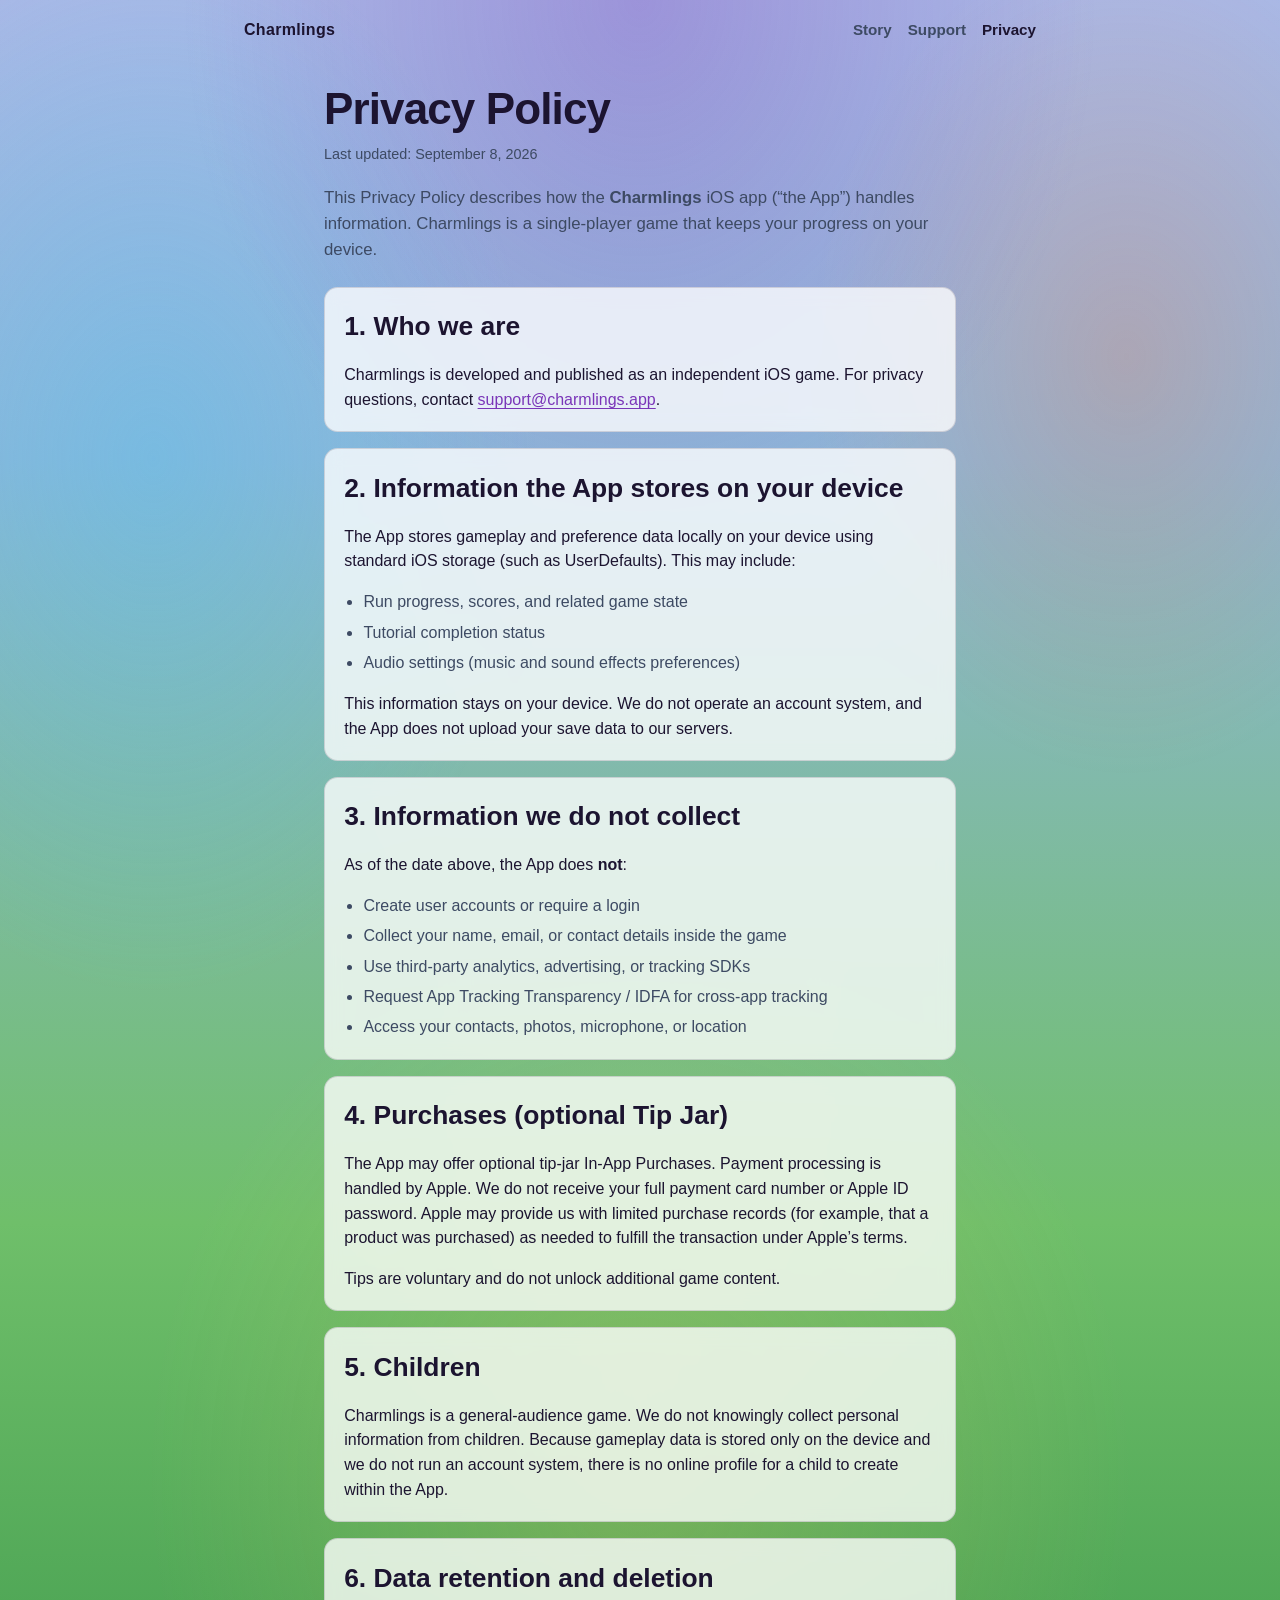
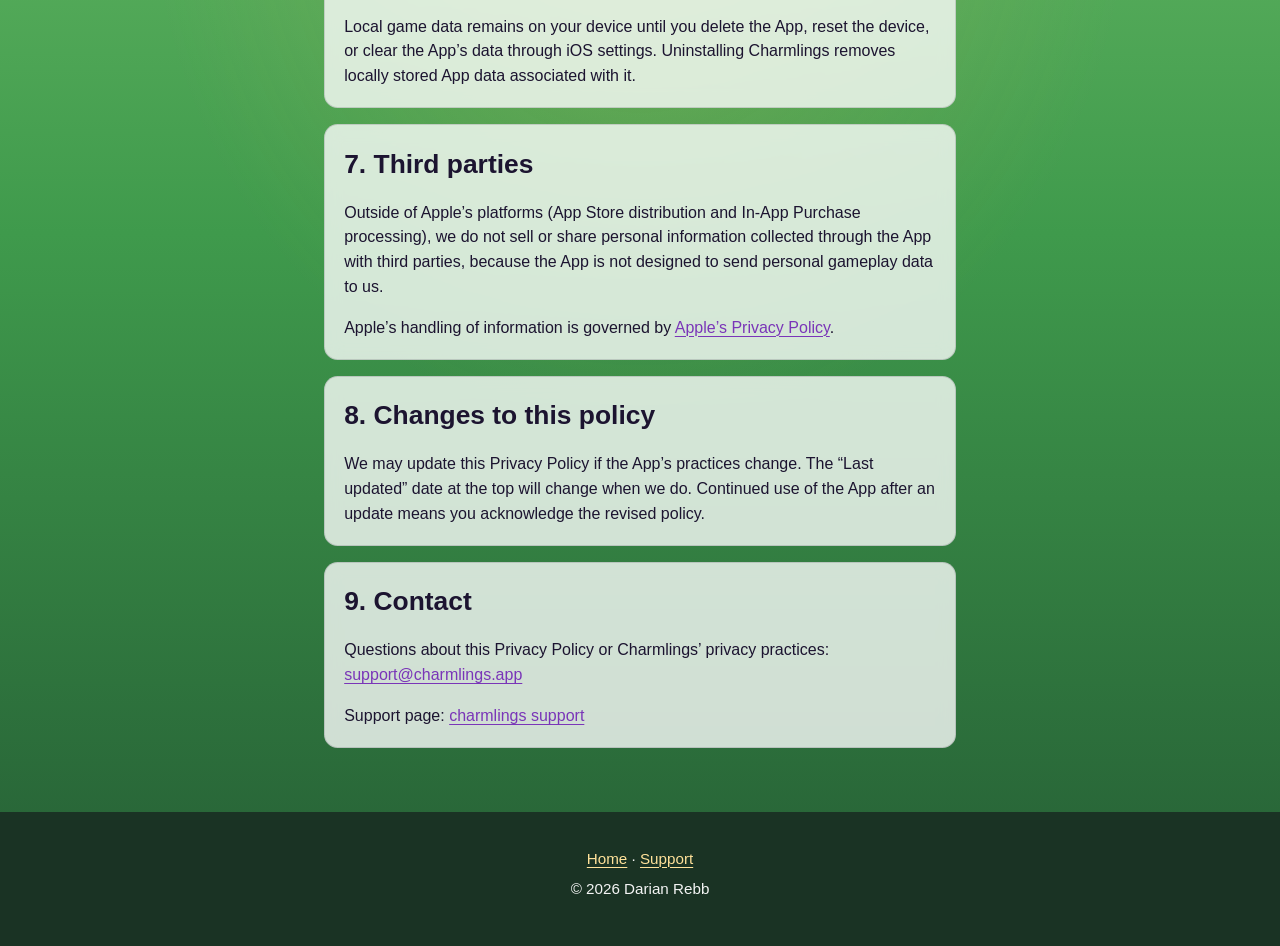
<file: privacy.html>
<!DOCTYPE html>
<html lang="en">
<head>
  <meta charset="utf-8" />
  <meta name="viewport" content="width=device-width, initial-scale=1" />
  <title>Privacy Policy — Charmlings</title>
  <meta name="description" content="Privacy Policy for the Charmlings iOS application." />
  <link rel="preconnect" href="https://fonts.googleapis.com" />
  <link rel="preconnect" href="https://fonts.gstatic.com" crossorigin />
  <link href="https://fonts.googleapis.com/css2?family=Barlow+Condensed:wght@600;700&display=swap" rel="stylesheet" />
  <link rel="stylesheet" href="styles.css" />
</head>
<body>
  <header class="site-header">
    <a class="brand" href="index.html">Charmlings</a>
    <nav>
      <a href="index.html#story">Story</a>
      <a href="support.html">Support</a>
      <a href="privacy.html" aria-current="page">Privacy</a>
    </nav>
  </header>

  <main class="page">
    <h1>Privacy Policy</h1>
    <p class="meta">Last updated: September 8, 2026</p>
    <p class="lede">
      This Privacy Policy describes how the <strong>Charmlings</strong> iOS app
      (“the App”) handles information. Charmlings is a single-player game that
      keeps your progress on your device.
    </p>

    <section class="card">
      <h2>1. Who we are</h2>
      <p>
        Charmlings is developed and published as an independent iOS game.
        For privacy questions, contact
        <a href="mailto:support@charmlings.app">support@charmlings.app</a>.
      </p>
    </section>

    <section class="card">
      <h2>2. Information the App stores on your device</h2>
      <p>
        The App stores gameplay and preference data locally on your device using
        standard iOS storage (such as UserDefaults). This may include:
      </p>
      <ul>
        <li>Run progress, scores, and related game state</li>
        <li>Tutorial completion status</li>
        <li>Audio settings (music and sound effects preferences)</li>
      </ul>
      <p>
        This information stays on your device. We do not operate an account system,
        and the App does not upload your save data to our servers.
      </p>
    </section>

    <section class="card">
      <h2>3. Information we do not collect</h2>
      <p>As of the date above, the App does <strong>not</strong>:</p>
      <ul>
        <li>Create user accounts or require a login</li>
        <li>Collect your name, email, or contact details inside the game</li>
        <li>Use third-party analytics, advertising, or tracking SDKs</li>
        <li>Request App Tracking Transparency / IDFA for cross-app tracking</li>
        <li>Access your contacts, photos, microphone, or location</li>
      </ul>
    </section>

    <section class="card">
      <h2>4. Purchases (optional Tip Jar)</h2>
      <p>
        The App may offer optional tip-jar In-App Purchases. Payment processing is
        handled by Apple. We do not receive your full payment card number or
        Apple ID password. Apple may provide us with limited purchase records
        (for example, that a product was purchased) as needed to fulfill the
        transaction under Apple’s terms.
      </p>
      <p>
        Tips are voluntary and do not unlock additional game content.
      </p>
    </section>

    <section class="card">
      <h2>5. Children</h2>
      <p>
        Charmlings is a general-audience game. We do not knowingly collect
        personal information from children. Because gameplay data is stored only
        on the device and we do not run an account system, there is no online
        profile for a child to create within the App.
      </p>
    </section>

    <section class="card">
      <h2>6. Data retention and deletion</h2>
      <p>
        Local game data remains on your device until you delete the App, reset
        the device, or clear the App’s data through iOS settings. Uninstalling
        Charmlings removes locally stored App data associated with it.
      </p>
    </section>

    <section class="card">
      <h2>7. Third parties</h2>
      <p>
        Outside of Apple’s platforms (App Store distribution and In-App Purchase
        processing), we do not sell or share personal information collected
        through the App with third parties, because the App is not designed to
        send personal gameplay data to us.
      </p>
      <p>
        Apple’s handling of information is governed by
        <a href="https://www.apple.com/legal/privacy/" rel="noopener noreferrer">Apple’s Privacy Policy</a>.
      </p>
    </section>

    <section class="card">
      <h2>8. Changes to this policy</h2>
      <p>
        We may update this Privacy Policy if the App’s practices change. The
        “Last updated” date at the top will change when we do. Continued use of
        the App after an update means you acknowledge the revised policy.
      </p>
    </section>

    <section class="card">
      <h2>9. Contact</h2>
      <p>
        Questions about this Privacy Policy or Charmlings’ privacy practices:
        <a href="mailto:support@charmlings.app">support@charmlings.app</a>
      </p>
      <p>
        Support page: <a href="support.html">charmlings support</a>
      </p>
    </section>
  </main>

  <footer class="site-footer">
    <p><a href="index.html">Home</a> · <a href="support.html">Support</a></p>
    <p>© 2026 Darian Rebb</p>
  </footer>
</body>
</html>
</file>
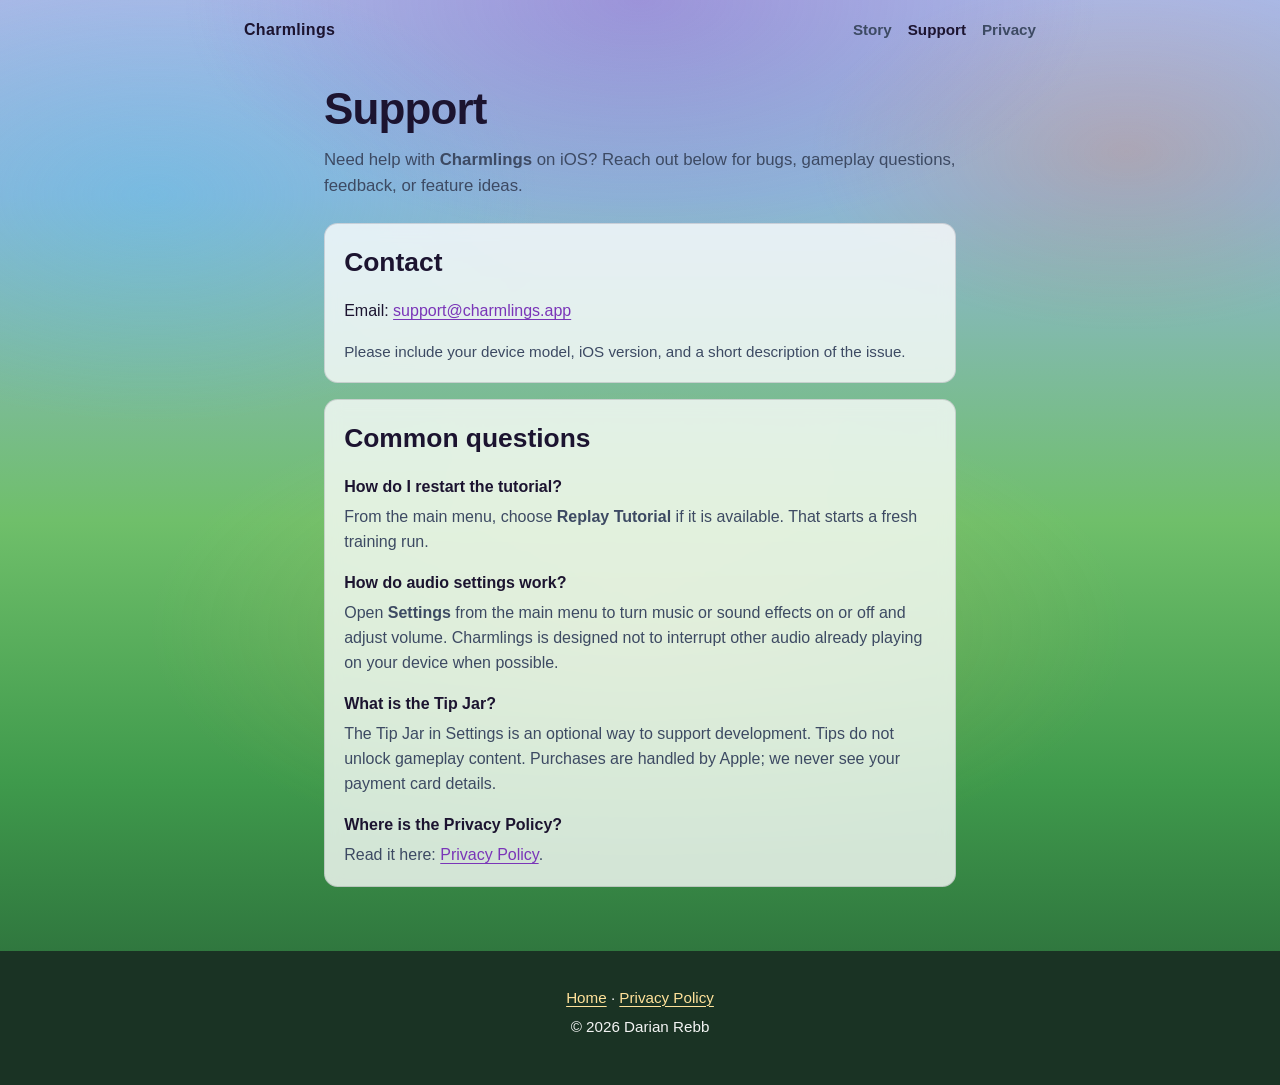
<file: support.html>
<!DOCTYPE html>
<html lang="en">
<head>
  <meta charset="utf-8" />
  <meta name="viewport" content="width=device-width, initial-scale=1" />
  <title>Support — Charmlings</title>
  <meta name="description" content="Get help with Charmlings for iOS. Contact the developer for issues, feedback, and feature requests." />
  <link rel="preconnect" href="https://fonts.googleapis.com" />
  <link rel="preconnect" href="https://fonts.gstatic.com" crossorigin />
  <link href="https://fonts.googleapis.com/css2?family=Barlow+Condensed:wght@600;700&display=swap" rel="stylesheet" />
  <link rel="stylesheet" href="styles.css" />
</head>
<body>
  <header class="site-header">
    <a class="brand" href="index.html">Charmlings</a>
    <nav>
      <a href="index.html#story">Story</a>
      <a href="support.html" aria-current="page">Support</a>
      <a href="privacy.html">Privacy</a>
    </nav>
  </header>

  <main class="page">
    <h1>Support</h1>
    <p class="lede">
      Need help with <strong>Charmlings</strong> on iOS? Reach out below for bugs,
      gameplay questions, feedback, or feature ideas.
    </p>

    <section class="card" id="contact">
      <h2>Contact</h2>
      <p>
        Email:
        <a href="mailto:support@charmlings.app">support@charmlings.app</a>
      </p>
      <p class="note">
        Please include your device model, iOS version, and a short description of
        the issue. 
      </p>
    </section>

    <section class="card">
      <h2>Common questions</h2>
      <dl class="faq">
        <dt>How do I restart the tutorial?</dt>
        <dd>
          From the main menu, choose <strong>Replay Tutorial</strong> if it is
          available. That starts a fresh training run.
        </dd>

        <dt>How do audio settings work?</dt>
        <dd>
          Open <strong>Settings</strong> from the main menu to turn music or sound
          effects on or off and adjust volume. Charmlings is designed not to
          interrupt other audio already playing on your device when possible.
        </dd>

        <dt>What is the Tip Jar?</dt>
        <dd>
          The Tip Jar in Settings is an optional way to support development. Tips
          do not unlock gameplay content. Purchases are handled by Apple; we never
          see your payment card details.
        </dd>

        <dt>Where is the Privacy Policy?</dt>
        <dd>
          Read it here: <a href="privacy.html">Privacy Policy</a>.
        </dd>
      </dl>
    </section>
  </main>

  <footer class="site-footer">
    <p><a href="index.html">Home</a> · <a href="privacy.html">Privacy Policy</a></p>
    <p>© 2026 Darian Rebb</p>
  </footer>
</body>
</html>
</file>
<file: styles.css>
:root {
  --bg: #9eb6e0;
  --bg-mid: #3f9a4c;
  --bg-deep: #245c34;
  --ink: #1c1430;
  --muted: #3d4a63;
  --accent: #f0c15a;
  --accent-soft: #ffe29a;
  --accent-ink: #1c1430;
  --brand-purple: #7a35b8;
  --panel: #000000;
  --line: rgba(28, 20, 48, 0.14);
  --card: rgba(255, 255, 255, 0.78);
  --ice: #4fc3f0;
  --fire: #ff6b2d;
  --leaf: #48b85a;
  --wind: #e8e4f7;
  --max: 42rem;
  --comic-max: 28rem;
  --hero-glow: rgba(122, 53, 184, 0.6);
  --sans: "Avenir Next", "Segoe UI", "Helvetica Neue", sans-serif;
  --condensed: "Barlow Condensed", "Avenir Next Condensed", "Segoe UI", sans-serif;
  --header-h: 4.25rem;
}

*,
*::before,
*::after {
  box-sizing: border-box;
}

html {
  -webkit-text-size-adjust: 100%;
  scroll-behavior: smooth;
  overflow-x: clip;
  background-color: #245c34;
}

body {
  margin: 0;
  min-height: 100vh;
  min-height: 100dvh;
  overflow-x: clip;
  font-family: var(--sans);
  color: var(--ink);
  background-color: #245c34;
  background-image:
    radial-gradient(ellipse 65% 40% at 50% 0%, rgba(122, 53, 184, 0.28), transparent 55%),
    radial-gradient(ellipse 50% 35% at 12% 18%, rgba(79, 195, 240, 0.35), transparent 60%),
    radial-gradient(ellipse 45% 30% at 88% 14%, rgba(255, 107, 45, 0.22), transparent 55%),
    radial-gradient(ellipse 70% 40% at 50% 58%, rgba(240, 193, 90, 0.2), transparent 55%),
    linear-gradient(
      180deg,
      #a9b8e6 0%,
      #8eb6d8 18%,
      #6fbf6a 48%,
      #3f9a4c 72%,
      #245c34 100%
    );
  line-height: 1.55;
}

a {
  color: var(--brand-purple);
  text-decoration-thickness: 1px;
  text-underline-offset: 0.18em;
}

a:hover {
  color: var(--ink);
}

.site-header {
  position: relative;
  z-index: 2;
  display: flex;
  align-items: center;
  justify-content: space-between;
  gap: 1rem;
  max-width: 52rem;
  margin: 0 auto;
  padding: 1.1rem 1.25rem;
}

.home .site-header {
  position: absolute;
  top: 0;
  left: 0;
  right: 0;
  max-width: none;
  padding-inline: clamp(1rem, 4vw, 2rem);
}

.brand {
  color: var(--ink);
  font-weight: 700;
  letter-spacing: 0.02em;
  text-decoration: none;
}

.site-header nav {
  display: flex;
  flex-wrap: wrap;
  gap: 1rem;
  justify-content: flex-end;
}

.site-header nav a {
  color: var(--muted);
  text-decoration: none;
  font-size: 0.95rem;
  font-weight: 600;
}

.site-header nav a[aria-current="page"],
.site-header nav a:hover {
  color: var(--ink);
}

.hero-shell {
  position: relative;
  min-height: 100svh;
  display: flex;
  flex-direction: column;
  justify-content: center;
  overflow: hidden;
}

.hero-atmosphere {
  position: absolute;
  inset: 0;
  pointer-events: none;
  z-index: 0;
  overflow: hidden;
}

.hero-atmosphere .wilds-mote {
  top: auto;
  bottom: auto;
  animation-name: wilds-mote-drift;
}

.hero-atmosphere .wilds-mote:nth-child(1) {
  left: 14%;
  top: 18%;
  animation-delay: -1s;
  animation-duration: 9s;
}

.hero-atmosphere .wilds-mote:nth-child(2) {
  left: 32%;
  top: 28%;
  width: 0.38rem;
  height: 0.38rem;
  animation-delay: -3.2s;
  animation-duration: 11s;
}

.hero-atmosphere .wilds-mote:nth-child(3) {
  left: 58%;
  top: 16%;
  animation-delay: -5s;
  animation-duration: 8.5s;
}

.hero-atmosphere .wilds-mote:nth-child(4) {
  left: 74%;
  top: 34%;
  width: 0.22rem;
  height: 0.22rem;
  animation-delay: -2s;
  animation-duration: 10s;
}

.hero-atmosphere .wilds-mote:nth-child(5) {
  left: 88%;
  top: 22%;
  animation-delay: -6.5s;
  animation-duration: 12s;
}

.hero-bg-figure {
  position: absolute;
  left: calc(50% + min(19rem, 36vw));
  right: auto;
  top: auto;
  bottom: 20%;
  transform: none;
  width: min(17vw, 10.5rem);
  height: auto;
  opacity: 1;
  mix-blend-mode: screen;
  pointer-events: none;
  filter: saturate(1.05);
  z-index: 0;
}

.hero-shell::before,
.hero-shell::after {
  content: "";
  position: absolute;
  border-radius: 50%;
  filter: blur(2px);
  pointer-events: none;
  z-index: 0;
}

.hero-shell::before {
  width: min(42vw, 18rem);
  height: min(42vw, 18rem);
  top: 18%;
  left: 8%;
  background: radial-gradient(circle, rgba(79, 195, 240, 0.55), transparent 70%);
  animation: glow-drift 16s ease-in-out infinite alternate;
}

.hero-shell::after {
  width: min(36vw, 15rem);
  height: min(36vw, 15rem);
  right: 6%;
  bottom: 22%;
  background: radial-gradient(circle, rgba(122, 53, 184, 0.4), transparent 70%);
  animation: glow-drift 18s ease-in-out infinite alternate-reverse;
}

.hero-content {
  position: relative;
  z-index: 1;
  width: min(100%, 42rem);
  margin: 0 auto;
  padding: calc(var(--header-h) + 2rem) 1.25rem 4rem;
  text-align: center;
}

.hero-brand {
  display: block;
  width: min(100%, 26rem);
  height: auto;
  margin: 0 auto 1.5rem;
  filter: 
    drop-shadow(0 12px 32px rgba(122, 53, 184, 0.45))
    drop-shadow(0 0 40px var(--hero-glow));
  animation: rise-in 0.9s ease both;
}

.hero-eyebrow {
  display: inline-block;
  margin: 0 0 0.65rem;
  color: var(--brand-purple);
  font-family: var(--condensed);
  font-size: 0.95rem;
  font-weight: 700;
  letter-spacing: 0.06em;
  animation: rise-in 0.9s ease 0.05s both;
}

.hero-content .headline {
  margin: 0 0 0.9rem;
  font-size: clamp(1.35rem, 3.8vw, 1.85rem);
  line-height: 1.25;
  letter-spacing: -0.015em;
  font-weight: 600;
  color: var(--muted);
  animation: rise-in 0.9s ease 0.1s both;
}

.hero-content .lede {
  color: rgba(28, 20, 48, 0.82);
  max-width: 34rem;
  margin: 0 auto 1.75rem;
  font-size: 1.08rem;
  line-height: 1.6;
  font-weight: 500;
  animation: rise-in 0.9s ease 0.18s both;
}

.hero-content .actions {
  justify-content: center;
  animation: rise-in 0.9s ease 0.26s both;
}

.page {
  max-width: var(--max);
  margin: 0 auto;
  padding: 1.5rem 1.25rem 3rem;
}

.eyebrow,
.section-label {
  margin: 0 0 0.5rem;
  color: var(--muted);
  font-family: var(--condensed);
  font-size: 0.95rem;
  font-weight: 600;
  letter-spacing: 0.14em;
  text-transform: uppercase;
}

h1 {
  margin: 0 0 0.75rem;
  font-size: clamp(2rem, 6vw, 2.75rem);
  line-height: 1.15;
  letter-spacing: -0.02em;
}

h2 {
  margin: 0 0 0.65rem;
  font-size: clamp(1.35rem, 3vw, 1.65rem);
  font-weight: 700;
}

.lede {
  margin: 0 0 1.5rem;
  color: var(--muted);
  font-size: 1.05rem;
}

.meta {
  margin: -0.25rem 0 1.25rem;
  color: var(--muted);
  font-size: 0.9rem;
}

.actions {
  display: flex;
  flex-wrap: wrap;
  gap: 0.75rem;
}

.button {
  display: inline-flex;
  align-items: center;
  justify-content: center;
  min-height: 2.85rem;
  padding: 0.7rem 1.4rem;
  border: 1px solid rgba(28, 20, 48, 0.2);
  border-radius: 0.55rem;
  color: var(--ink);
  background: rgba(255, 255, 255, 0.72);
  font-weight: 700;
  font-size: 0.98rem;
  text-decoration: none;
  transition: transform 0.25s ease, box-shadow 0.25s ease, background 0.25s ease;
}

.button.primary {
  border-color: transparent;
  color: var(--accent-ink);
  background: linear-gradient(135deg, var(--accent), #ffd36a);
  box-shadow: 0 6px 18px rgba(240, 193, 90, 0.35);
}

.button:hover {
  color: var(--ink);
  background: #fff;
  transform: translateY(-1px);
}

.button.primary:hover {
  color: var(--accent-ink);
  box-shadow: 0 8px 22px rgba(240, 193, 90, 0.45);
}

.page .button {
  background: rgba(255, 255, 255, 0.72);
}

.gameplay {
  padding: 2.75rem 1.25rem 1.5rem;
  overflow-x: clip;
  overflow-y: visible;
}

.peek-stage {
  position: relative;
  max-width: var(--max);
  margin: 0 auto;
  overflow: visible;
}

.peek-wilds {
  position: absolute;
  inset: 0;
  z-index: 0;
  pointer-events: none;
  overflow: visible;
}

.peek-wild {
  position: absolute;
  width: clamp(6rem, 20vw, 9.5rem);
  height: auto;
  opacity: 1;
  filter: drop-shadow(0 12px 20px rgba(28, 20, 48, 0.28));
  will-change: transform;
}

/* Start fully tucked behind the gameplay card */
.peek-wild--fire {
  left: 0;
  top: 12%;
  transform: translateX(55%) rotate(-38deg);
}

.peek-wild--ice {
  right: 0;
  top: 48%;
  transform: translateX(-55%) rotate(38deg);
}

/* Ease out until the face clears the card edge, then hold */
.peek-wild--fire.is-peeking {
  animation: peek-face-left 2.4s cubic-bezier(0.22, 0.61, 0.36, 1) forwards;
}

.peek-wild--ice.is-peeking {
  animation: peek-face-right 2.4s cubic-bezier(0.22, 0.61, 0.36, 1) forwards;
}

.gameplay-inner {
  position: relative;
  z-index: 1;
  max-width: none;
  margin: 0;
  padding: 1.5rem 1.35rem 1.6rem;
  border: 1px solid rgba(255, 255, 255, 0.35);
  border-radius: 1rem;
  background: rgba(255, 255, 255, 0.92);
  backdrop-filter: blur(10px);
}

.gameplay-lede {
  margin: 0 0 1.15rem;
  color: var(--ink);
  font-size: 1.05rem;
  line-height: 1.6;
}

.gameplay-points {
  margin: 0;
  padding: 0;
  list-style: none;
  color: var(--ink);
}

.gameplay-points li {
  margin: 0;
  padding: 0.85rem 0;
  border-top: 1px solid rgba(28, 20, 48, 0.1);
  color: var(--muted);
  line-height: 1.55;
}

.gameplay-points li:first-child {
  border-top: none;
  padding-top: 0.15rem;
}

.gameplay-points strong {
  display: block;
  margin-bottom: 0.2rem;
  color: var(--ink);
  font-size: 1rem;
}

.gameplay-shot {
  display: block;
  width: min(100%, 22rem);
  height: auto;
  margin: 1rem auto 0.25rem;
  border-radius: 0.75rem;
  box-shadow: 0 10px 28px rgba(28, 20, 48, 0.18);
}

.card {
  margin: 0 0 1rem;
  padding: 1.15rem 1.2rem;
  border: 1px solid var(--line);
  border-radius: 0.85rem;
  background: var(--card);
  backdrop-filter: blur(8px);
}

.card p:last-child,
.card ul:last-child,
.card dl:last-child {
  margin-bottom: 0;
}

ul {
  margin: 0.5rem 0 1rem;
  padding-left: 1.2rem;
  color: var(--muted);
}

li + li {
  margin-top: 0.35rem;
}

.faq dt {
  margin-top: 1rem;
  font-weight: 700;
}

.faq dt:first-child {
  margin-top: 0;
}

.faq dd {
  margin: 0.35rem 0 0;
  color: var(--muted);
}

.note {
  color: var(--muted);
  font-size: 0.95rem;
}

.store-cta {
  display: flex;
  justify-content: center;
  padding: 0.5rem 1.25rem 2.75rem;
}

.app-store-badge {
  display: inline-block;
  line-height: 0;
}

.app-store-badge img {
  width: 246px;
  height: 82px;
  vertical-align: middle;
  object-fit: contain;
}

.lore {
  position: relative;
  isolation: isolate;
  overflow: hidden;
  padding: 3.5rem 1.25rem 4rem;
  min-height: 70vh;
}

.wilds-atmosphere {
  position: absolute;
  inset: 0;
  pointer-events: none;
  z-index: 0;
  overflow: hidden;
}

.wilds-haze {
  position: absolute;
  width: min(55vw, 22rem);
  height: min(55vw, 22rem);
  border-radius: 50%;
  filter: blur(8px);
  opacity: 0.55;
  animation: wilds-breathe 14s ease-in-out infinite alternate;
}

.wilds-haze--left {
  left: -4%;
  top: 8%;
  background: radial-gradient(circle, rgba(72, 184, 90, 0.35), transparent 70%);
}

.wilds-haze--right {
  right: -4%;
  top: 28%;
  background: radial-gradient(circle, rgba(122, 53, 184, 0.28), transparent 70%);
  animation-duration: 18s;
  animation-direction: alternate-reverse;
}

.wilds-mote {
  position: absolute;
  width: 0.32rem;
  height: 0.32rem;
  border-radius: 50%;
  background: radial-gradient(circle, #fff9e6 0%, #ffe29a 40%, rgba(240, 193, 90, 0) 72%);
  box-shadow:
    0 0 10px rgba(255, 226, 154, 0.95),
    0 0 22px rgba(122, 53, 184, 0.35);
  animation: wilds-mote-drift 10s ease-in-out infinite;
}

.lore-inner {
  position: relative;
  z-index: 1;
  max-width: var(--comic-max);
  margin: 0 auto;
}

.section-divider {
  position: relative;
  z-index: 1;
  display: flex;
  align-items: center;
  justify-content: center;
  gap: 0.85rem;
  max-width: 22rem;
  margin: 0 auto 1.75rem;
  padding: 0 1.25rem;
  color: var(--accent-soft);
}

.section-divider-line {
  flex: 1;
  height: 1px;
  background: linear-gradient(
    90deg,
    transparent,
    rgba(255, 226, 154, 0.55),
    transparent
  );
}

.section-divider-mark {
  font-size: 1.35rem;
  line-height: 1;
  text-shadow: 0 1px 10px rgba(28, 20, 48, 0.25);
}

.story-header {
  position: relative;
  z-index: 1;
  max-width: 40rem;
  margin: 0 auto 2.25rem;
  padding: 0 1.25rem;
  text-align: center;
}

.story-header .section-label {
  color: rgba(255, 255, 255, 0.92);
  text-shadow: 0 1px 10px rgba(28, 20, 48, 0.25);
}

.story-header h2 {
  margin: 0 0 0.35rem;
  font-size: clamp(1.6rem, 4vw, 2.1rem);
  color: #fff;
  text-shadow: 0 2px 16px rgba(28, 20, 48, 0.35);
}

.story-chapter {
  margin: 0 0 0.9rem;
  color: var(--accent-soft);
  font-family: var(--condensed);
  font-size: 1rem;
  font-weight: 700;
  letter-spacing: 0.12em;
  text-transform: uppercase;
}

.lore-intro {
  margin: 0 auto;
  max-width: 32rem;
  color: rgba(255, 255, 255, 0.9);
  font-size: 1.05rem;
  line-height: 1.6;
  text-shadow: 0 1px 8px rgba(28, 20, 48, 0.25);
}

.comic-reader {
  display: grid;
  gap: 1rem;
}

.comic-viewport {
  position: relative;
  perspective: 1600px;
  outline: none;
  touch-action: pan-y;
  background: #000;
  border-radius: 0.45rem;
  overflow: hidden;
}

.comic-pages {
  position: relative;
  width: 100%;
  aspect-ratio: 768 / 1376;
  transform-style: preserve-3d;
}

.comic-page {
  position: absolute;
  inset: 0;
  margin: 0;
  border-radius: 0.35rem;
  overflow: hidden;
  background: var(--panel);
  box-shadow: 0 14px 40px rgba(28, 20, 48, 0.35);
  opacity: 0;
  visibility: hidden;
  pointer-events: none;
  transform: rotateY(18deg) scale(0.96);
  transform-origin: center left;
  transition:
    opacity 0.35s ease,
    transform 0.45s ease,
    visibility 0.35s ease;
}

.comic-page.is-active {
  opacity: 1;
  visibility: visible;
  pointer-events: auto;
  transform: rotateY(0deg) scale(1);
  z-index: 2;
}

.comic-page.is-exit-left {
  opacity: 0;
  visibility: visible;
  transform: rotateY(-70deg) scale(0.94);
  z-index: 1;
}

.comic-page.is-exit-right {
  opacity: 0;
  visibility: visible;
  transform: rotateY(70deg) scale(0.94);
  z-index: 1;
}

.comic-page img {
  display: block;
  width: 100%;
  height: 100%;
  object-fit: contain;
  background: var(--panel);
}

.comic-toolbar {
  display: flex;
  align-items: center;
  justify-content: space-between;
  gap: 0.75rem;
}

.comic-nav {
  display: inline-flex;
  align-items: center;
  justify-content: center;
  min-width: 2.75rem;
  min-height: 2.75rem;
  padding: 0.45rem 0.85rem;
  border: 1px solid rgba(28, 20, 48, 0.18);
  border-radius: 0.55rem;
  color: var(--ink);
  background: rgba(255, 255, 255, 0.7);
  font-family: var(--sans);
  font-size: 1.15rem;
  font-weight: 700;
  cursor: pointer;
}

.comic-nav:hover:not(:disabled) {
  border-color: rgba(122, 53, 184, 0.35);
  background: var(--accent-soft);
}

.comic-nav:disabled {
  opacity: 0.4;
  cursor: not-allowed;
}

.comic-status {
  margin: 0;
  color: rgba(255, 255, 255, 0.95);
  font-family: var(--condensed);
  font-size: 1rem;
  font-weight: 700;
  letter-spacing: 0.08em;
  text-transform: uppercase;
  text-shadow: 0 1px 8px rgba(28, 20, 48, 0.35);
}

.sigil {
  position: absolute;
  width: min(48vw, 19rem);
  height: auto;
  opacity: 0.2;
  filter: saturate(1.08);
  mix-blend-mode: soft-light;
  animation: sigil-spin 90s linear infinite;
}

.sigil--fire {
  left: -6%;
  top: 42%;
  width: min(56vw, 22rem);
  opacity: 0.22;
  animation-duration: 110s;
}

.sigil--ice {
  right: -6%;
  top: 58%;
  width: min(48vw, 18rem);
  animation-direction: reverse;
  animation-duration: 95s;
  opacity: 0.2;
}

.sigil--earth {
  left: 18%;
  bottom: 0;
  width: min(62vw, 26rem);
  opacity: 0.16;
  animation-duration: 130s;
  animation-direction: reverse;
}

.sigil--wind {
  right: 16%;
  top: 28%;
  width: min(40vw, 15rem);
  opacity: 0.14;
  animation-duration: 80s;
}
.story-bg-figure {
  position: absolute;
  left: 2%;
  top: 4%;
  width: min(48vw, 28rem);
  height: auto;
  opacity: 1;
  mix-blend-mode: screen;
  pointer-events: none;
  filter: saturate(1.05);
}

.site-footer {
  max-width: none;
  margin: 0;
  padding: 1.75rem 1.25rem 2.5rem;
  text-align: center;
  color: rgba(255, 255, 255, 0.95);
  background: #1a3324;
  font-size: 0.95rem;
}

.site-footer a {
  color: #ffe29a;
  text-decoration-thickness: 1px;
  text-underline-offset: 0.18em;
}

.site-footer a:hover {
  color: #fff;
}

.site-footer p {
  margin: 0.4rem 0;
}

@keyframes rise-in {
  from {
    opacity: 0;
    transform: translateY(1.1rem);
  }
  to {
    opacity: 1;
    transform: translateY(0);
  }
}

@keyframes glow-drift {
  from {
    transform: translate3d(0, 0, 0) scale(1);
  }
  to {
    transform: translate3d(4%, -6%, 0) scale(1.08);
  }
}

@keyframes peek-face-left {
  0% {
    transform: translateX(55%) rotate(-38deg);
  }
  100% {
    transform: translateX(-62%) rotate(-42deg);
  }
}

@keyframes peek-face-right {
  0% {
    transform: translateX(-55%) rotate(38deg);
  }
  100% {
    transform: translateX(62%) rotate(42deg);
  }
}

@keyframes wilds-breathe {
  from {
    transform: translate3d(0, 0, 0) scale(1);
    opacity: 0.45;
  }
  to {
    transform: translate3d(3%, 4%, 0) scale(1.12);
    opacity: 0.7;
  }
}

@keyframes sigil-spin {
  from {
    transform: rotate(0deg);
  }
  to {
    transform: rotate(360deg);
  }
}

@keyframes wilds-mote-drift {
  0%,
  100% {
    transform: translate3d(0, 0, 0) scale(0.85);
    opacity: 0.35;
  }
  25% {
    transform: translate3d(1.1rem, -0.8rem, 0) scale(1.15);
    opacity: 0.95;
  }
  50% {
    transform: translate3d(-0.4rem, -1.5rem, 0) scale(1);
    opacity: 0.7;
  }
  75% {
    transform: translate3d(0.8rem, -0.35rem, 0) scale(1.2);
    opacity: 1;
  }
}
@media (max-width: 720px) {
  .intro-bg-figure {
    left: 4%;
    top: 2%;
    width: min(58vw, 16rem);
  }
}
@media (max-width: 720px) {
  .hero-bg-figure {
    left: auto;
    right: 0.75rem;
    top: auto;
    bottom: 14%;
    transform: none;
    width: min(20vw, 6rem);
    opacity: 0.85;
  }

  .story-bg-figure {
    left: 4%;
    top: 2%;
    width: min(58vw, 16rem);
  }
}

@media (max-width: 520px) {
  .site-header {
    align-items: flex-start;
    flex-direction: column;
  }

  .hero-content {
    padding-bottom: 3rem;
  }

  .comic-pages {
    aspect-ratio: 768 / 1376;
  }
}

@media (prefers-reduced-motion: reduce) {
  html {
    scroll-behavior: auto;
  }

  .hero-shell::before,
  .hero-shell::after,
  .hero-brand,
  .hero-content .headline,
  .hero-content .lede,
  .hero-content .actions,
  .peek-wild,
  .comic-page,
  .wilds-haze,
  .wilds-mote,
  .sigil {
    animation: none !important;
    transition: none;
  }

  .hero-shell::before,
  .hero-shell::after,
  .wilds-haze,
  .wilds-mote {
    transform: none;
  }

  .peek-wild--fire.is-peeking {
    transform: translateX(-62%) rotate(-42deg);
  }

  .peek-wild--ice.is-peeking {
    transform: translateX(62%) rotate(42deg);
  }

  .wilds-mote {
    opacity: 0.55;
  }

  .comic-page {
    transform: none;
  }

  .comic-page.is-exit-left,
  .comic-page.is-exit-right {
    opacity: 0;
    visibility: hidden;
  }
}
</file>
